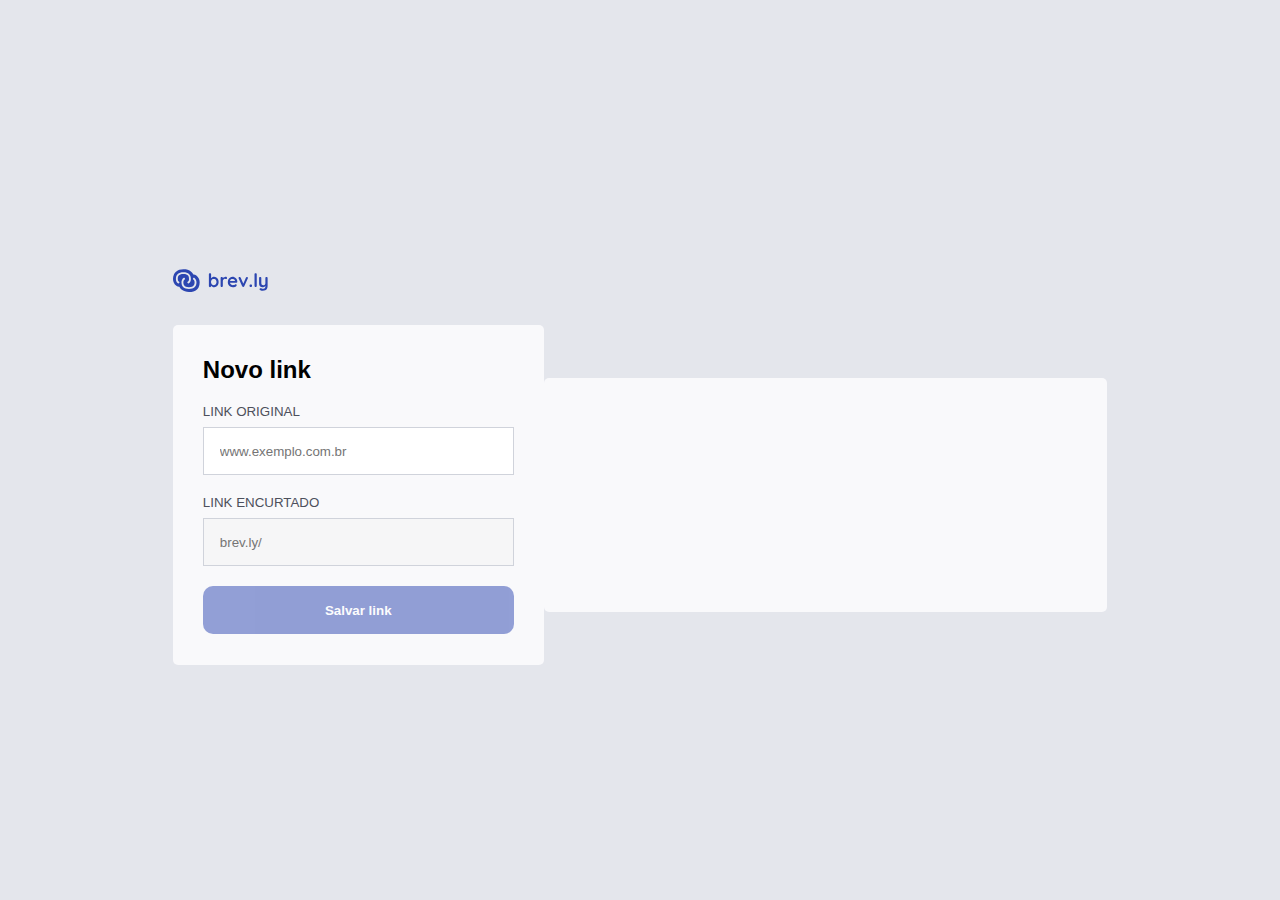
<file: ENCURTADOR/index.html>
<!DOCTYPE html>
<html lang="pt-br">
<head>
    <meta charset="UTF-8">
    <meta name="viewport" content="width=device-width, initial-scale=1.0">
    <link rel="stylesheet" href="style.css">
    <title>ENCURTADOR DE URL</title>
</head>
<body>
    <header>
        <img src="./imgs/Logo.svg" alt="">
    </header>
    <main>
        <div class="main-container">
            <div class="form-container">
                <h2 class="title">Novo link</h2>
                <div class="link-before">
                    <label for="#" class="label-link">LINK ORIGINAL</label>
                    <input type="text" class="input-link user" placeholder="www.exemplo.com.br" required>
                </div>
                <div class="link-after">
                    <label for="#" class="label-link">LINK ENCURTADO</label>
                    <input type="text" placeholder="brev.ly/" disabled class="input-link">
                </div>
                <button type="submit" class="btn-submit">Salvar link</button>
            </div>
            <div class="links-conteiner">
            </div>
        </div>
    </main>
</body>
</html>
</file>
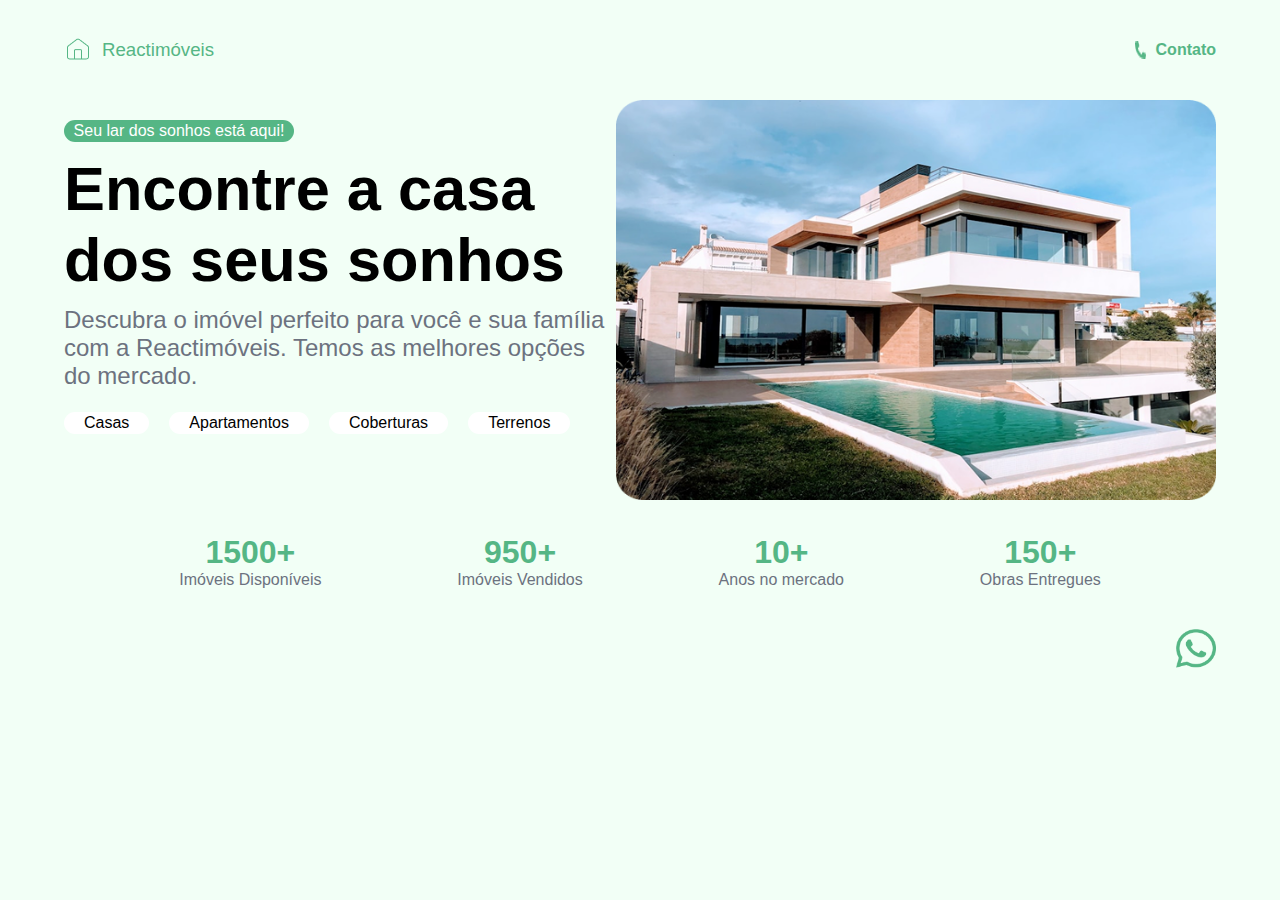
<file: IMOBILIARIA/index.html>
<!DOCTYPE html>
<html lang="pt-br">
<head>
    <meta charset="UTF-8">
    <meta name="viewport" content="width=device-width, initial-scale=1.0">
    <title>Reactimóveis</title>
    <link rel="stylesheet" href="style.css">
</head>
<body>
    <header>
        <div class="logo-conteiner">
            <img src="./imgs/Frame.png" alt="home" class="img-home">
            <p class="logo-name">Reactimóveis</p>
        </div>
        <div class="contato-conteiner">
            <img src="./imgs/phone.png" alt="phone" class="img-phone">
            <p class="contato-name">Contato</p>
        </div>
    </header>
    <main>
        <div class="main-content">
            <div class="-main-title">
                <p class="title-content">Seu lar dos sonhos está aqui!</p>
            </div>
            <div class="main-text">
                <h1 class="text-content">Encontre a casa dos seus sonhos</h1>
            </div>
            <div class="main-description">
                <p class="description-content">Descubra o imóvel perfeito para você e sua família com a Reactimóveis. Temos as melhores opções do mercado.</p>
            </div>
            <div class="main-types">
                <div class="box-types">
                    <p class="box-text">Casas</p>
                </div>
                <div class="box-types">
                    <p class="box-text">Apartamentos</p>
                </div>
                <div class="box-types">
                    <p class="box-text">Coberturas</p>
                </div>
                <div class="box-types">
                    <p class="box-text">Terrenos</p>
                </div>
            </div>
        </div>
        <div class="main-image">
            <img src="./imgs/house.png" alt="house" class="img-house">
        </div>
    </main>
    <footer>
        <div class="info-footer">
            <div class="info-box">
                <h1 class="info-box-text">1500+</h1>
                <p class="info-box-subtitle">Imóveis Disponíveis</p>
            </div>
            <div class="info-box">
                <h1 class="info-box-text">950+</h1>
                <p class="info-box-subtitle">Imóveis Vendidos</p>
            </div>
            <div class="info-box">
                <h1 class="info-box-text">10+</h1>
                <p class="info-box-subtitle">Anos no mercado</p>
            </div>
            <div class="info-box">
                <h1 class="info-box-text">150+</h1>
                <p class="info-box-subtitle">Obras Entregues</p>
            </div>
        </div>
        <div class="zap">
            <img src="./imgs/zap.png" alt="zap" class="img-zap">
        </div>
    </footer>
</body>
</html>
</file>
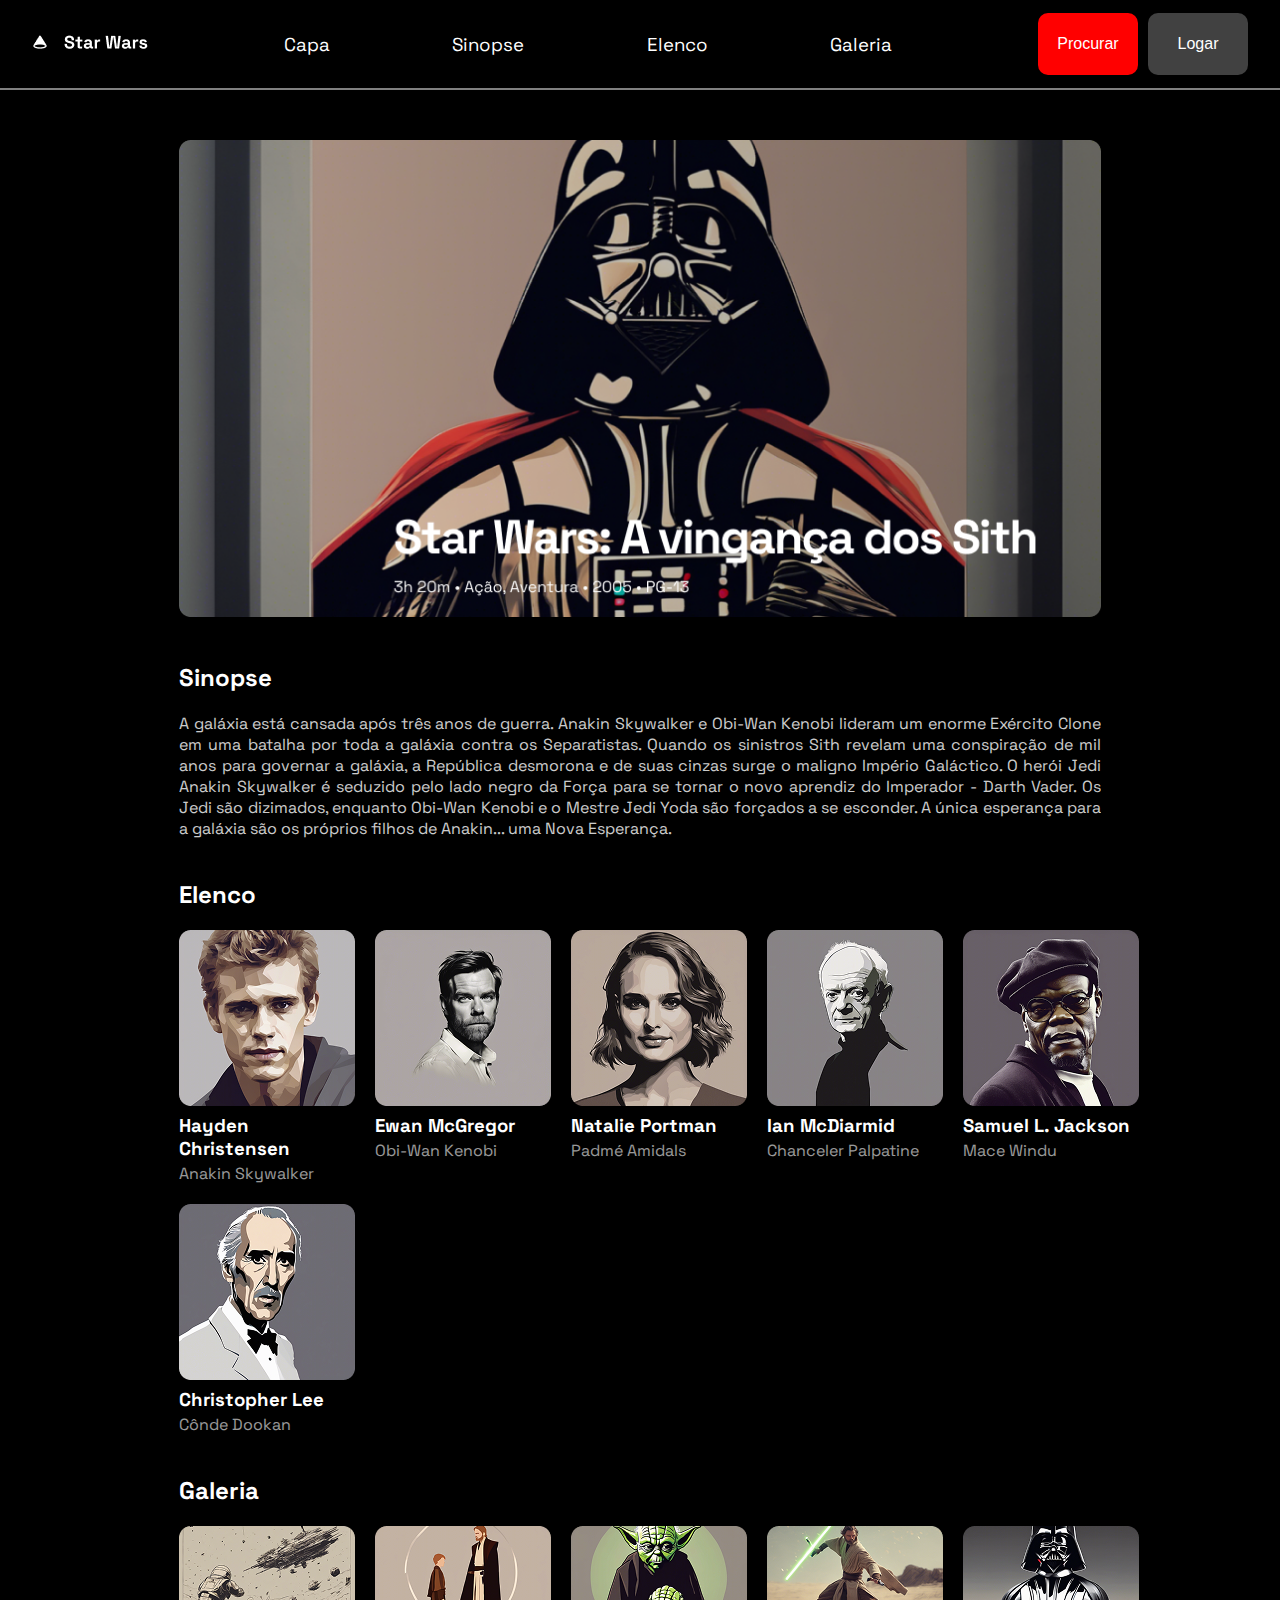
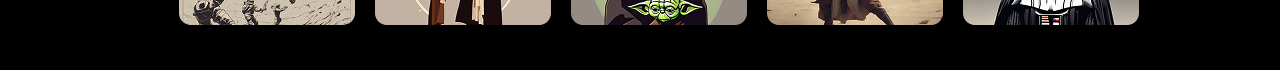
<file: SW III/index.html>
<!DOCTYPE html>
<html lang="pt-br">
<head>
    <meta charset="UTF-8">
    <meta name="viewport" content="width=device-width, initial-scale=1.0">
    <link rel="stylesheet" href="style.css">
    <link rel="preconnect" href="https://fonts.googleapis.com">
    <link rel="preconnect" href="https://fonts.gstatic.com" crossorigin>
    <link href="https://fonts.googleapis.com/css2?family=Space+Grotesk:wght@300..700&display=swap" rel="stylesheet">
    <title>Star Wars - A vingança dos Sith</title>
</head>
<body>
    <header>
        <div class="header-content">
            <div class="box-logo">
                <img src="./imgs/logo.png" alt="" class="logo-icon">
            </div>
            <div class="itens-menu">
                    <a href="#img-conteiner"><p class="item-header">Capa</p></a>
                    <a href="#sinopse-conteiner"><p class="item-header">Sinopse</p></a>
                    <a href="#elenco-conteiner"><p class="item-header">Elenco</p></a>
                    <a href="#galeria-conteiner"><p class="item-header">Galeria</p></a>
            </div>
            <div class="box-buttons">
                    <button class="btn search">Procurar</button>
                    <button class="btn signup">Logar</button>
            </div>
        </div>
    </header>
    <main>
        <div class="main-conteiner">
            <div class="img-conteiner">
                <img src="./imgs/capa.png" alt="" class="capa-filme" id="img-conteiner">
            </div>
            <div class="sinopse-conteiner" >
                <div class="title-conteiner" id="sinopse-conteiner">
                    <h2 class="title-text">Sinopse</h2>
                </div>
                <div class="info-conteiner">
                    <p class="info-text">A galáxia está cansada após três anos de guerra. Anakin Skywalker e Obi-Wan Kenobi lideram um enorme Exército Clone em uma batalha por toda a galáxia contra os Separatistas. Quando os sinistros Sith revelam uma conspiração de mil anos para governar a galáxia, a República desmorona e de suas cinzas surge o maligno Império Galáctico. O herói Jedi Anakin Skywalker é seduzido pelo lado negro da Força para se tornar o novo aprendiz do Imperador - Darth Vader. Os Jedi são dizimados, enquanto Obi-Wan Kenobi e o Mestre Jedi Yoda são forçados a se esconder. A única esperança para a galáxia são os próprios filhos de Anakin... uma Nova Esperança.</p>
                </div>
            </div>
            <div class="elenco-conteiner" id="elenco-conteiner">
                <div class="title-conteiner">
                    <h2 class="title-text">Elenco</h2>
                </div>
                <div class="cast-conteiner">
                    <div class="box-cast">
                        <img src="./imgs/anakin.png" alt="" class="actor-photo">
                        <p class="name-actor">Hayden Christensen</p>
                        <p class="name-character">Anakin Skywalker</p>
                    </div>
                    <div class="box-cast">
                        <img src="./imgs/obiwan.png" alt="">
                        <p class="name-actor">Ewan McGregor</p>
                        <p class="name-character">Obi-Wan Kenobi</p>
                    </div>
                    <div class="box-cast">
                        <img src="./imgs/padme.png" alt="">
                        <p class="name-actor">Natalie Portman</p>
                        <p class="name-character">Padmé Amidals</p>
                    </div>
                    <div class="box-cast">
                        <img src="./imgs/palpatine.png" alt="">
                        <p class="name-actor">Ian McDiarmid</p>
                        <p class="name-character">Chanceler Palpatine</p>
                    </div>
                    <div class="box-cast">
                        <img src="./imgs/windu.png" alt="">
                        <p class="name-actor">Samuel L. Jackson</p>
                        <p class="name-character">Mace Windu</p>
                    </div>
                    <div class="box-cast">
                        <img src="./imgs/dookan.png" alt="">
                        <p class="name-actor">Christopher Lee</p>
                        <p class="name-character">Cônde Dookan</p>
                    </div>
                </div>
            </div>
            <div class="galeria-conteiner" id="galeria-conteiner">
                <div class="title-conteiner">
                    <h2 class="title-text">Galeria</h2>
                </div>
                <div class="galery-conteiner">
                    <div class="box-galery">
                        <img src="./imgs/foto1.png" alt="" class="img-galery">
                    </div>
                    <div class="box-galery">
                        <img src="./imgs/foto 2.png" alt="" class="img-galery">
                    </div>
                    <div class="box-galery">
                        <img src="./imgs/foto 3.png" alt="" class="img-galery">
                    </div>
                    <div class="box-galery">
                        <img src="./imgs/foto 4.png" alt="" class="img-galery">
                    </div>
                    <div class="box-galery">
                        <img src="./imgs/foto 5.png" alt="" class="img-galery">
                    </div>
                </div>
            </div>
        </div>
    </main>
    <footer>
        <div class="footer-conteiner">
            <div class="footer-info"></div>
            <div class="social-medias"></div>
        </div>
    </footer>
</body>
</html>
</file>
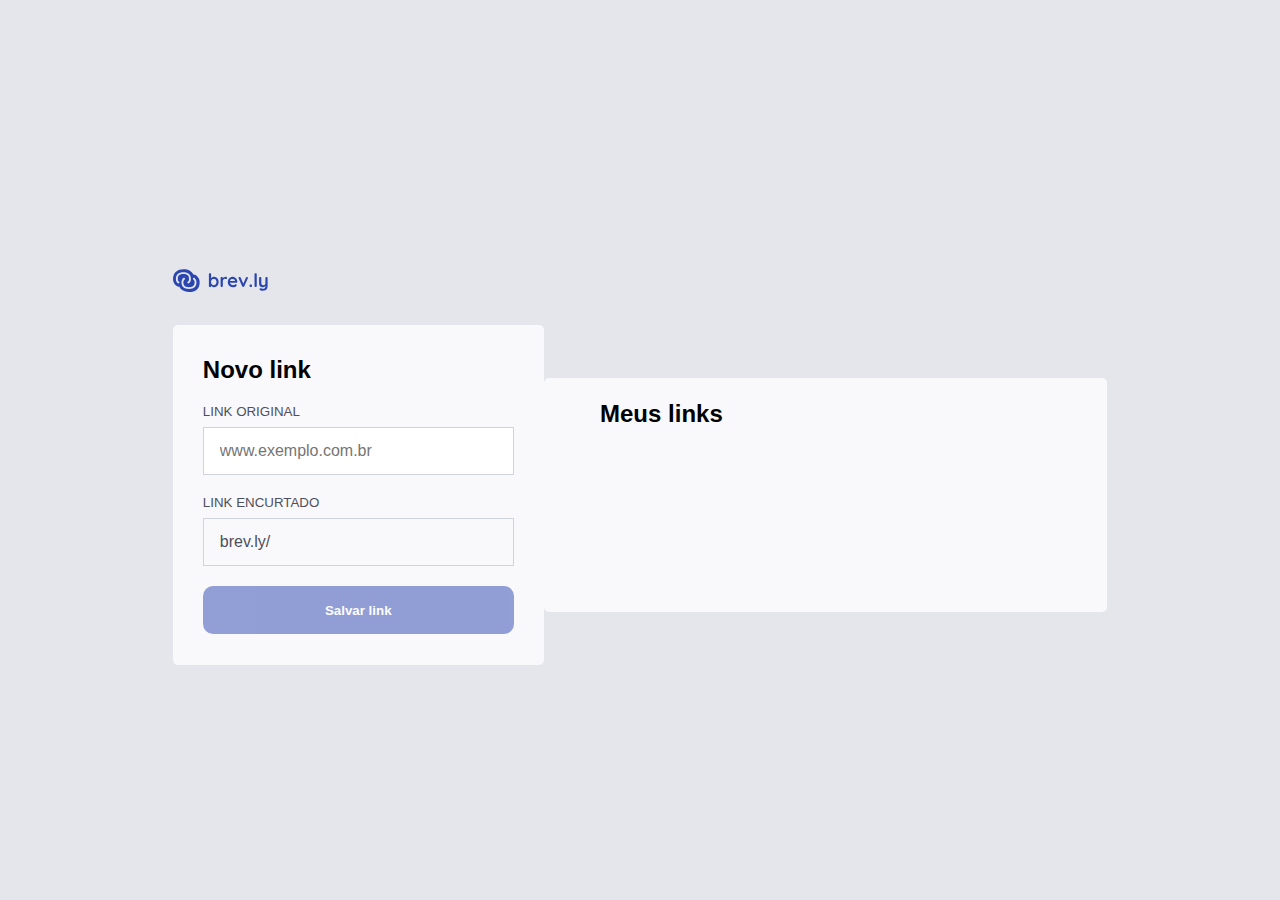
<file: ENCURTADOR/CONTENT/index.html>
<!DOCTYPE html>
<html lang="pt-br">
<head>
    <meta charset="UTF-8">
    <meta name="viewport" content="width=device-width, initial-scale=1.0">
    <link rel="stylesheet" href="style.css">
    <script src="./scripts/main.js" type="module"></script>
    <title>ENCURTADOR DE URL</title>
</head>
<body>
    <header>
        <img src="./imgs/Logo.svg" alt="">
    </header>
    <main>
        <div class="main-container">
            <div class="form-container">
                <h2 class="title">Novo link</h2>
                <div class="link-before">
                    <label for="#" class="label-link">LINK ORIGINAL</label>
                    <input type="text" class="input-link user" id="input-link" placeholder="www.exemplo.com.br" required>
                </div>
                <div class="link-after">
                    <label for="#" class="label-link">LINK ENCURTADO</label>
                    <div class="input-link">
                        <p class="link-encurtado" id="link-encurtado">brev.ly/</p>
                    </div>
                </div>
                <button type="submit" class="btn-submit" id="btn">Salvar link</button>
            </div>
            <div class="links-conteiner">
                <div class="section-links">
                    <header class="header-links">
                        <h2 class="title-link">Meus links</h2>
                    </header>
                    <main class="links-content" id="links-content">
                        <div class="link-image">
                            <img src="./imgs/link-icon.png" alt="">
                        </div>
                        <div class="links-box">
                            <p class="text-link">AINDA NÃO EXISTEM LINKS CADASTRADOS</p>
                        </div>
                    </main>
                    <div class="mylinks-main">
                        <div class="mylinks-box">
                            <div class="mylinks-left" id="mylinks-left">
                            </div>
                            <div class="mylinks-right">
                                <div class="buttons-links" id="buttons-links">
                                </div>
                            </div>
                        </div>
                    </div>
                </div>
            </div>
        </div>
    </main>
</body>
</html>
</file>
<file: ENCURTADOR/style.css>
*{
    margin: 0;
    padding: 0;
    box-sizing: border-box;
}

body{
    font-family: sans-serif;
    display: flex;
    flex-direction: column;
    align-items: center;
    justify-content: center;
    width: 100%;
    height: 100vh;
    background-color: #E4E6EC;
}

header{
    width: 73%;
    height: 10%;
    align-items: center;
    display: flex;
}

main{
    width: 73%;
    display: flex;
    justify-content: center;
    align-items: center;
}

.main-container{
    width: 100%;
    display: flex;
    justify-content: space-between;
    align-items: center;
}

.form-container{
    border-radius: 5px;
    padding: 0 30px;
    display: flex;
    flex-direction: column;
    justify-content: center;
    height: 340px;
    width: 380px;
    background-color: #F9F9FB;
}

.link-before{
    margin-top: 20px;
    display: flex;
    flex-direction: column;
    justify-content: center;
}

.link-after{
    display: flex;
    flex-direction: column;
    justify-content: center;
    margin: 20px 0;
}

.label-link{
    font-size: 10pt;
    color: #4D505C;
    margin-bottom: 8px;
}

.input-link{
    height: 48px;
    border: 1px solid #D0D3DB;
    padding: 0 16px;
    outline: none;
}

.btn-submit{
    cursor: pointer;
    color: white;
    font-weight: bold;
    background-color: #2C46B1;
    opacity: 0.5;
    height: 48px;
    border: none;
    border-radius: 10px;
    padding: 0 16px;
}

.links-conteiner{
    border-radius: 5px;
    display: flex;
    flex-direction: column;
    justify-content: center;
    align-items: center;
    width: 580px;
    height: 234px;
    background-color: #F9F9FB;
}
.user:focus::placeholder{
    color: transparent;
}
</file>
<file: IMOBILIARIA/style.css>
*{
    margin: 0;
    padding: 0;
    box-sizing: border-box;
}

body{
    height: 100%;
    align-items: center;
    justify-content: center;
    display: flex;
    flex-direction: column;
    width: 100%;
    font-family: Arial, Helvetica, sans-serif;
    background-color: #F2FFF6;
}

header{
    width: 90%;
    align-items: center;
    justify-content: space-between;
    display: flex;
    height: 100px;
}

.logo-conteiner{
    display: flex;
    cursor: pointer;
}

.img-home{
    display: flex;
    align-items: center;
    justify-content: center;
}

.logo-name{
    margin-left: 10px;
    color: #55B685;
    display: flex;
    align-items: center;
    justify-content: center;
    font-size: 14pt;
}

.contato-conteiner{
    display: flex;
    cursor: pointer;
}

.img-phone{
    margin-right: 10px;
}

.contato-name{
    color: #55B685;
    font-size: 12pt;
    font-weight: bold;
}

main{
    width: 90%;
    display: flex;
}

.main-content{
    margin-top: 20px;
    display: flex;
    flex-direction: column;
    height: 90%;
    justify-content: space-around;
}

.title-content{
    border-radius: 20px;
    display: flex;
    justify-content: center;
    align-items: center;
    background-color: #55B685;
    color: white;
    padding: 2px;
    width: 230px;
}

.text-content{
    margin: 2% 0px;
    font-size: 46pt;
}

.description-content{
    margin-bottom: 4%;
    font-size: 18pt;
    color: #6C727F;
}

.main-types{
    align-items: center;
    display: flex;
}

.box-types{
    background-color: white;
    padding: 2px 20px;
    margin-right: 20px;
    border-radius: 30px;
}

.img-house{
    cursor: pointer;
    width: 600px;
    height: 400px;
}

.img-house:hover{
    transition: 0.5s ;
    width: 610px;
    height: 410px;
}

footer{
    width: 90%;
    display: flex;
    flex-direction: column;
    justify-content: center;
    align-items: center;
}

.info-footer{
    width: 80%;
    justify-content: space-between;
    display: flex;
}

.info-box{
    display: flex;
    flex-direction: column;
    align-items: center;
    margin-top: 30px;
    margin-bottom: 40px;
}

.info-box-text{
    color: #55B685;
}

.info-box-subtitle{
    color: #6C727F;
}

.zap{
    width: 100%;
    display: flex;
    justify-content: end;
}

.img-zap{
    width: 40px;
    cursor: pointer;
}

@media screen and (max-width: 850px){
    main{
        flex-direction: column-reverse;
        align-items: center;
        justify-content: center;
    }

    .main-content{
        width: 100%;
        align-items: center;
    }

    .text-content{
        margin: 4% 0;
        font-size: 28pt;
        text-align: center;
    }

    .description-content{
        margin-bottom: 4%;
        text-align: center;
        font-size: 14pt;
    }

    .main-image{
        margin: 4% 0;
        width: 100%;
        display: flex;
        align-items: center;
        justify-content: center;
    }
        
    .img-house{
        width: 400px;
        height: 300px;
    }

    .img-house:hover{
        width: 410px;
        height: 310px;
    }

    .main-types{
        width: 100%;
        justify-content: space-between;
        display: flex;
    }

    .box-types{
        margin: 0 0 10px 15px;
        width: 130px;
        display: flex;
        align-items: center;
        justify-content: center;
    }

    .info-footer{
        width: 100%;
        display: flex;
    }

    .info-box{
        width: 160px;
    }

    .zap{
        justify-content: center;
        
    }
}

@media screen and (max-width: 770px){

    main{
        flex-direction: column-reverse;
        align-items: center;
        justify-content: center;
    }

    .main-content{
        
        width: 100%;
        align-items: center;
    }

    .text-content{
        margin: 4% 0;
        font-size: 28pt;
        text-align: center;
    }

    .description-content{
        margin-bottom: 4%;
        text-align: center;
        font-size: 14pt;
    }

    .main-image{
        margin: 4% 0;
        width: 100%;
        display: flex;
        align-items: center;
        justify-content: center;
    }
        
    .img-house{
        width: 300px;
        height: 200px;
    }

    .img-house:hover{
        width: 310px;
        height: 210px;
    }

    .main-types{
        width: 100%;
        display: flex;
    }

    .box-types{
        margin: 0 0 10px 15px;
        width: 130px;
        display: flex;
        align-items: center;
        justify-content: center;
    }

    .info-footer{
        align-items: center;
        justify-content: center;
        width: 100%;
        display: flex;
    }

    .info-box{
        width: 160px;
    }

    .zap{
        justify-content: end;
    }
}

@media screen and (max-width: 430px){
    main{
        flex-direction: column-reverse;
        align-items: center;
        justify-content: center;
    }

    .main-content{
        width: 100%;
        align-items: center;
    }

    .text-content{
        margin: 4% 0;
        font-size: 28pt;
        text-align: center;
    }

    .description-content{
        margin-bottom: 4%;
        text-align: center;
        font-size: 14pt;
    }

    .main-image{
        margin: 4% 0;
        width: 100%;
        display: flex;
        align-items: center;
        justify-content: center;
    }
        
    .img-house{
        width: 300px;
        height: 200px;
    }

    .img-house:hover{
        width: 310px;
        height: 210px;
    }

    .main-types{
        width: 100%;
        justify-content: space-between;
        display: grid;
        grid-template-columns: 1fr 1fr;
    }

    .box-types{
        margin: 0 0 10px 15px;
        width: 130px;
        display: flex;
        align-items: center;
        justify-content: center;
    }

    .info-footer{
        width: 100%;
        display: grid;
        grid-template-columns: 1fr 1fr;
    }

    .info-box{
        width: 180px;
    }

    .zap{
        justify-content: center;
    }
}

@media screen and (max-width: 360px){
    main{
        flex-direction: column-reverse;
        align-items: center;
        justify-content: center;
    }

    .main-content{
        width: 100%;
        align-items: center;
    }

    .text-content{
        margin: 4% 0;
        font-size: 28pt;
        text-align: center;
    }

    .description-content{
        margin-bottom: 4%;
        text-align: center;
        font-size: 14pt;
    }

    .main-image{
        margin: 4% 0;
        width: 100%;
        display: flex;
        align-items: center;
        justify-content: center;
    }
        
    .img-house{
        width: 300px;
        height: 200px;
    }

    .img-house:hover{
        width: 310px;
        height: 210px;
    }

    .main-types{
        width: 100%;
        justify-content: space-between;
        display: grid;
        grid-template-columns: 1fr 1fr;
    }

    .box-types{
        margin: 0 0 10px 15px;
        width: 130px;
        display: flex;
        align-items: center;
        justify-content: center;
    }

    .info-footer{
        width: 100%;
        display: grid;
        grid-template-columns: 1fr 1fr;
    }

    .info-box{
        width: 160px;
    }

    .zap{
        justify-content: center;
    }
}
</file>
<file: SW III/style.css>
*{
    margin: 0;
    padding: 0;
    box-sizing: border-box;
}

body{
    flex-direction: column;
    display: flex;
    align-items: center;
    justify-content: center;
    width: 100%;
    height: 100%;
    background-color: black;
    font-family: "Space Grotesk", sans-serif;
}

header{
    display: flex;
    align-items: center;
    justify-content: center;
    width: 100%;
    height: 10vh;
    border-bottom: 2px solid gray;
    position: fixed;
    top: 0;
    z-index: 1000;
    background-color: black;
}

.header-content{
    height: 100%;
    width: 95%;
    display: flex;
    align-items: center;
    justify-content: space-between;
}

a{
    text-decoration: none;
}

.item-header{
    color: white;
    cursor: pointer;
    font-size: 14pt;
}

.item-header:hover{
    transition: 0.5s;
    border-bottom: 1px solid gray;
}

.box-buttons{
    display: flex;
    justify-content: center;
    align-items: center;
    height: 100%;
}

.btn{
    height: 70%;
    width: 100px;
    margin-left: 10px;
    background-color: red;
    border: none;
    border-radius: 10px;
    color: white;
    font-size: 12pt;
    cursor: pointer;
}

.signup{
    background-color: rgba(231, 231, 231, 0.281);
}

main{
    margin-top: 10vh;
    width: 80%;
    display: flex;
    align-items: center;
    justify-content: center;
    color: white;
}

.main-conteiner{
    display: flex;
    align-items: center;
    justify-content: center;
    flex-direction: column;
    width: 90%;
    margin-top: 50px;
}

.img-conteiner{
    width: 100%;
}

.capa-filme{
    width: 100%;
}

.sinopse-conteiner{
    margin: 40px 0;
    width: 100%;
}

.title-conteiner{
    margin-bottom: 20px;
}

.info-text{
    text-align: justify;
    opacity: 0.8;
}

.elenco-conteiner{
    width: 100%;
    margin-bottom: 40px;
}

.cast-conteiner{
    display: grid;
    grid-template-columns: 1fr 1fr 1fr 1fr 1fr;
    gap: 20px;
}

.name-actor{
    font-size: 14pt;
    font-weight: bold;
    margin: 3px 0;
}

.name-character{
    font-size: 12pt;
    opacity: 0.6;
}

.galeria-conteiner{
    width: 100%;        
}

.galery-conteiner{
    width: 100%;
    display: grid;
    grid-template-columns: 1fr 1fr 1fr 1fr 1fr;
    gap: 20px;
    margin-bottom: 40px;
}

.itens-menu{
    width: 50%;
    height: 100%;
    display: flex;
    justify-content: space-between;
    align-items: center;
}

@media screen and (max-width :440px){

    .itens-menu{
        display: grid;
        grid-template-columns: 1fr 1fr;
    }

    .header-content{
        height: 100%;
        width: 80%;
        display: flex;
        align-items: center;
        justify-content: space-between;
    }

    .cast-conteiner{
        display: flex;
        flex-direction: column;
        justify-content: center;
        align-items: center;
    }

    .galery-conteiner{
        display: flex;
        flex-direction: column;
        justify-content: center;
        align-items: center;
    }

    .box-galery{
        width: 100%;
    }

    .img-galery{
        width: 100%;
    }

    .item-header{
        font-size: 14pt;
    }

    .item-header:hover{
        border-bottom: none;
    }

    .box-buttons{
        display: none;
    }
}
</file>
<file: ENCURTADOR/CONTENT/style.css>
*{
    margin: 0;
    padding: 0;
    box-sizing: border-box;
}

body{
    font-family: sans-serif;
    display: flex;
    flex-direction: column;
    align-items: center;
    justify-content: center;
    width: 100%;
    height: 100vh;
    background-color: #E4E6EC;
}

header{
    width: 73%;
    height: 10%;
    align-items: center;
    display: flex;
}

main{
    width: 73%;
    display: flex;
    justify-content: center;
    align-items: center;
}

.main-container{
    width: 100%;
    display: flex;
    justify-content: space-between;
    align-items: center;
}

.form-container{
    border-radius: 5px;
    padding: 0 30px;
    display: flex;
    flex-direction: column;
    justify-content: center;
    height: 340px;
    width: 380px;
    background-color: #F9F9FB;
}

.link-before{
    margin-top: 20px;
    display: flex;
    flex-direction: column;
    justify-content: center;
}

.link-after{
    display: flex;
    flex-direction: column;
    justify-content: center;
    margin: 20px 0;
}

.label-link{
    font-size: 10pt;
    color: #4D505C;
    margin-bottom: 8px;
}

.input-link{
    font-size: 12pt;
    color: #4D505C;
    display: flex;
    align-items: center;    
    height: 48px;
    border: 1px solid #D0D3DB;
    padding: 0 16px;
    outline: none;
}

.btn-submit{
    cursor: pointer;
    color: white;
    font-weight: bold;
    background-color: #2C46B1;
    opacity: 0.5;
    height: 48px;
    border: none;
    border-radius: 10px;
    padding: 0 16px;
}

.links-conteiner{
    border-radius: 5px;
    display: flex;
    flex-direction: column;
    justify-content: center;
    align-items: center;
    width: 580px;
    height: 234px;
    background-color: #F9F9FB;
    
}
.user:focus::placeholder{
    color: transparent;
}

.section-links{ 
    width: 80%;
    height: 90%;
    display: flex; 
    flex-direction: column;
}

.header-links{
    width: 100%;
    height: 30%;
}

.links-content{
    width: 100%;
    height: 70%;
    display: none;
    align-items: center;
    justify-content: center;
    flex-direction: column;
}

.text-link{
    margin-top: 20px;
    color: #4D505C;
}

.new-mylinks{
    color:  #2C46B1;
    font-weight: bold;
}

.mylinks-box{
    width: 100%;
    justify-content: space-between;
    display: flex;
    align-items: center;
}

.old-mylinks{
    color: #4D505C;
    font-size: 14px;
}

.button{
    margin-right: 5px;	
    border: none;
    cursor: pointer;
}

.mylinks-main{
    height: 100%;
    display: flex;
    overflow-y: scroll;
}

.mylinks-box{
    align-items: start;
    display: flex;
    height: 100%;
    width: 98%;
}

.mylinks-right{
    display: flex;
    height: 100%;
    width: 15%;
    flex-direction: column;
}

.buttons-links{
    height: 25%;
    width: 100%;
    display: grid;
    grid-template-columns: 1fr 1fr ;
    gap: 10px;
    justify-content: space-between;
    align-items: center;
}

.old-mylinks{
    margin-bottom: 8px;
}
</file>
